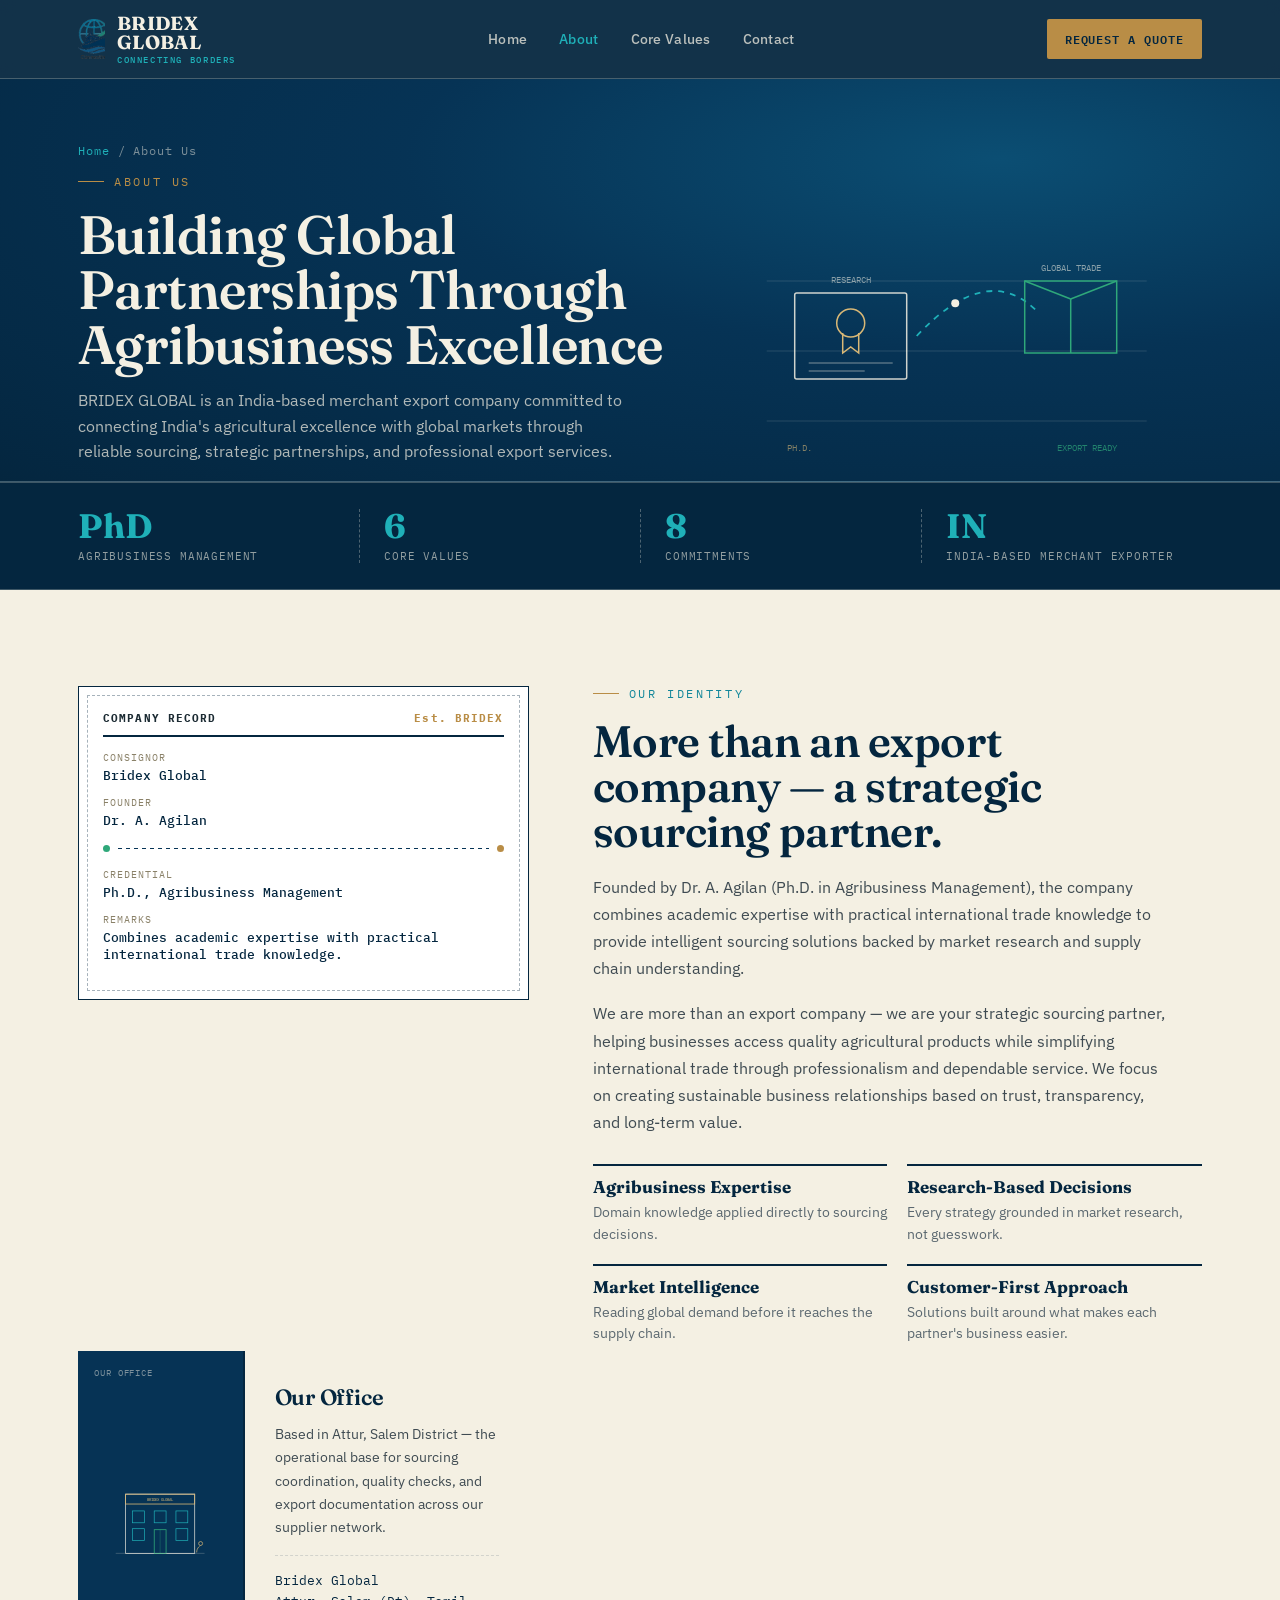
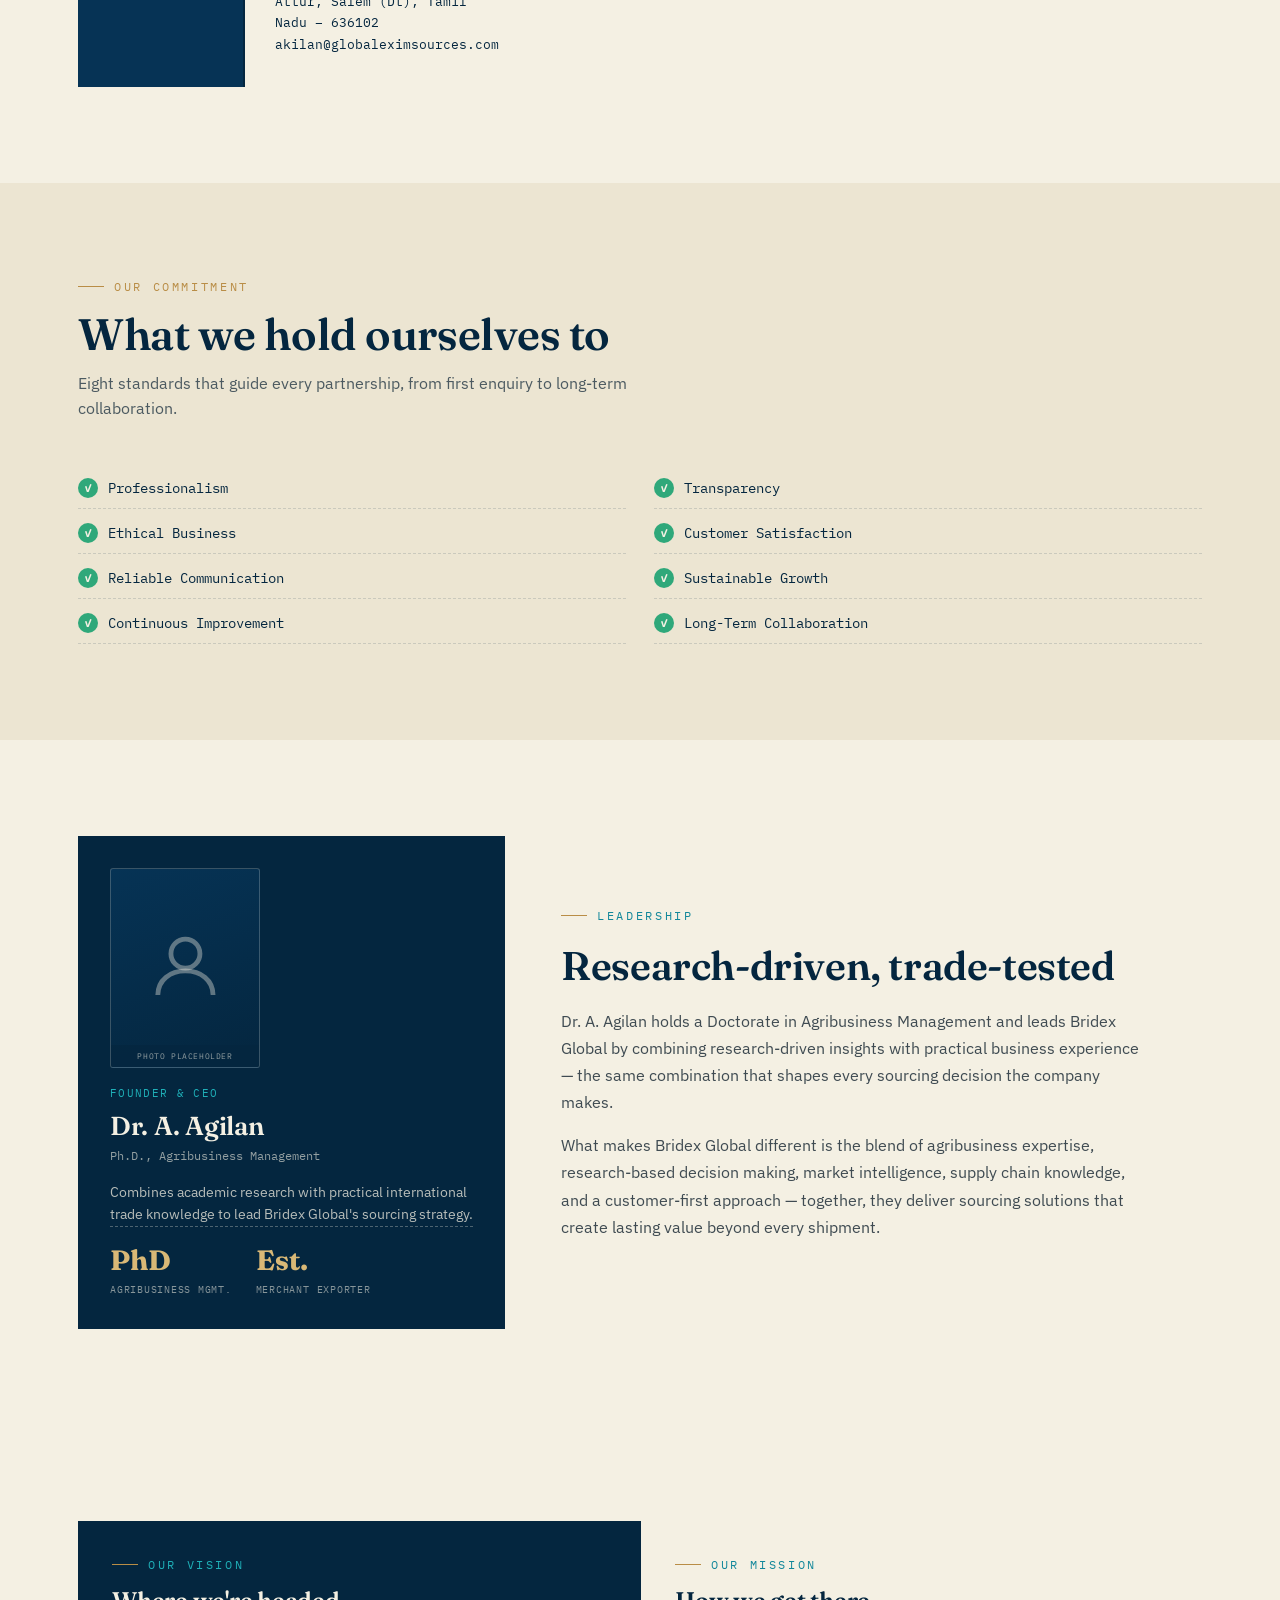
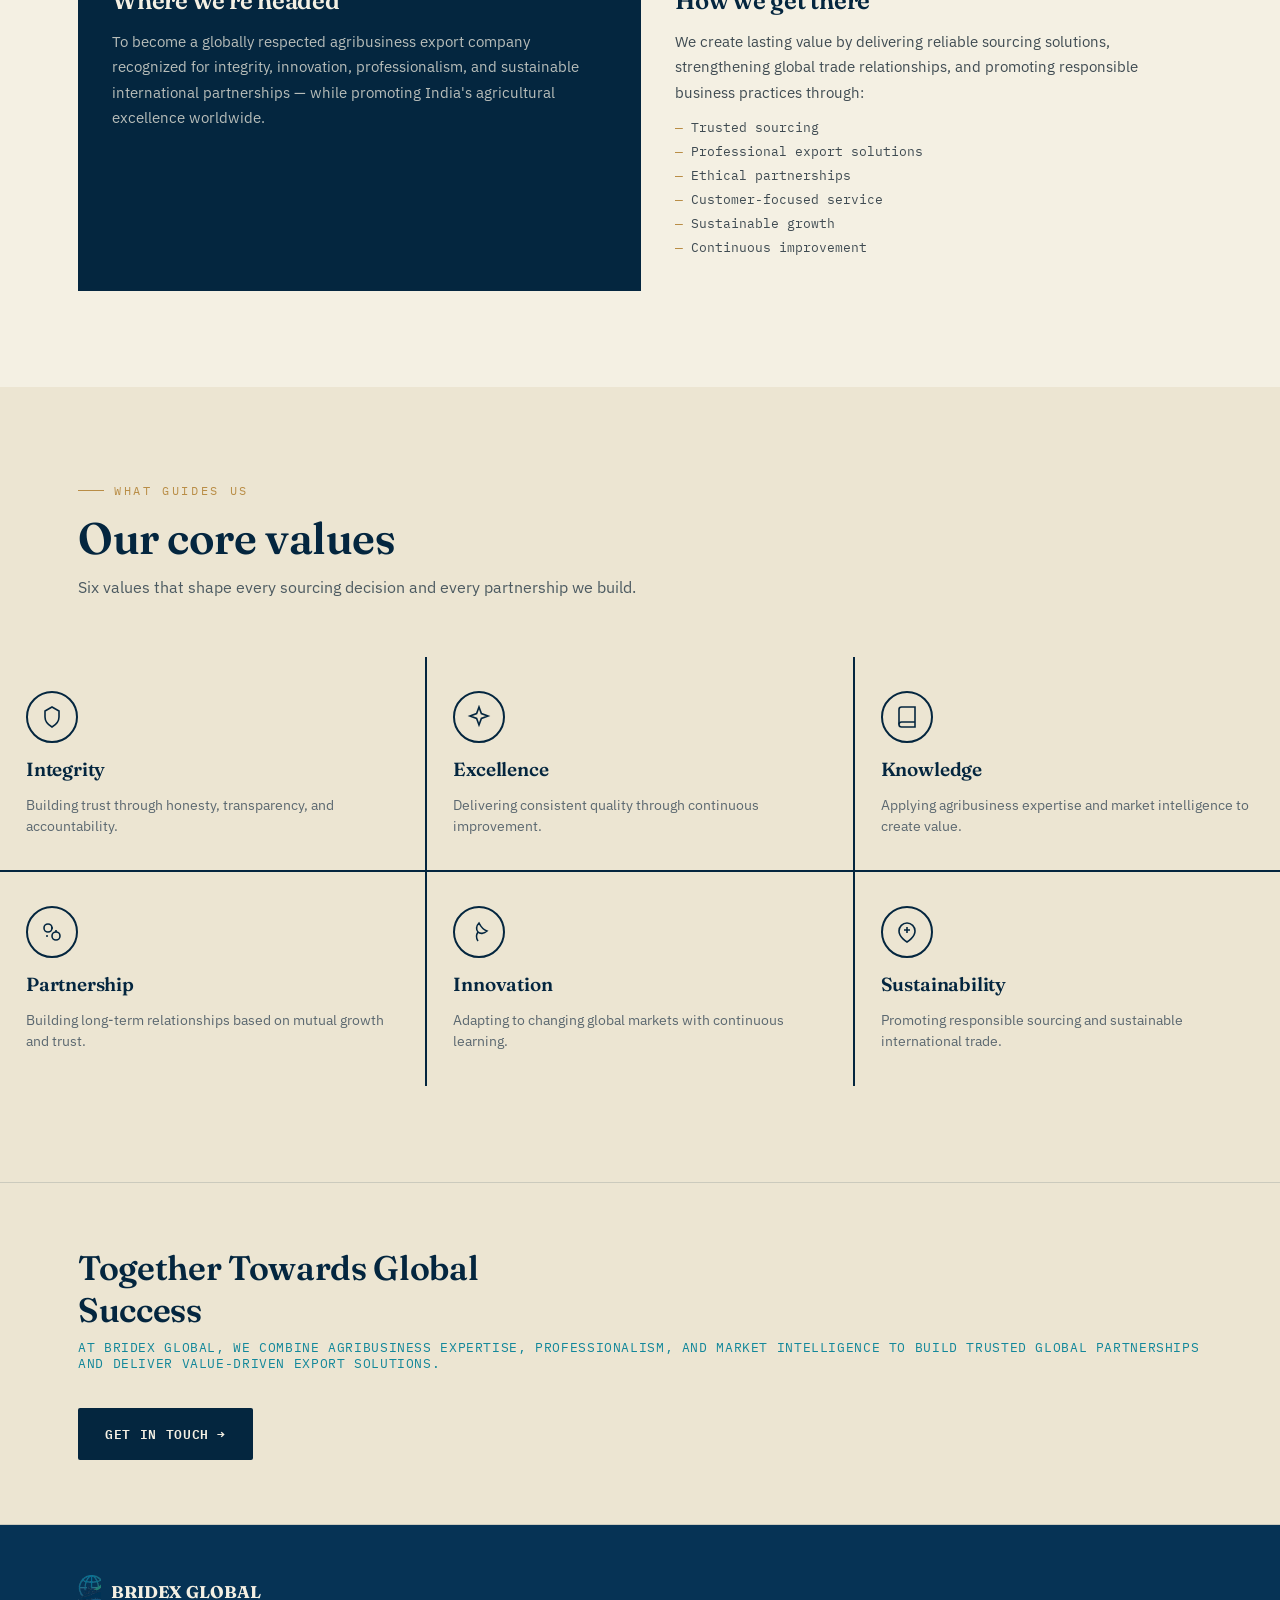
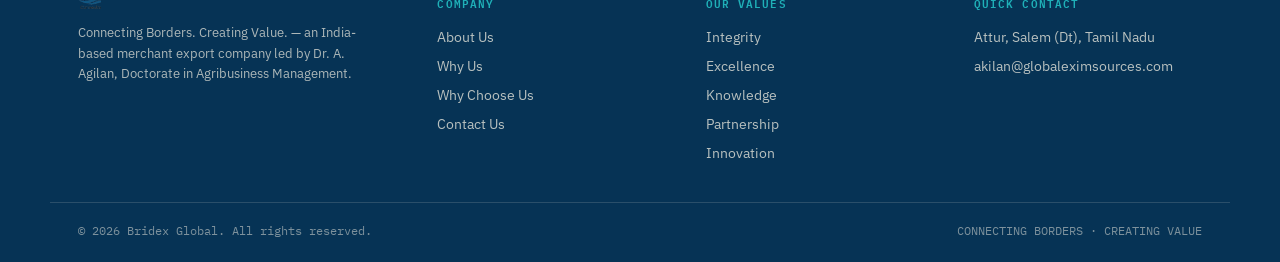
<file: about.html>
<!DOCTYPE html>
<html lang="en">
<head>
<meta charset="UTF-8">
<meta name="viewport" content="width=device-width, initial-scale=1.0">
<title>About Us — Bridex Global</title>
<meta name="description" content="Bridex Global is an India-based merchant export company committed to connecting India's agricultural excellence with global markets, founded by Dr. A. Agilan, Ph.D. in Agribusiness Management.">
<link rel="icon" type="image/svg+xml" href="favicon.svg">
<link rel="preconnect" href="https://fonts.googleapis.com">
<link rel="preconnect" href="https://fonts.gstatic.com" crossorigin>
<link href="https://fonts.googleapis.com/css2?family=Fraunces:opsz,wght@9..144,500;9..144,600;9..144,700;9..144,800&family=IBM+Plex+Mono:wght@400;500;600&family=IBM+Plex+Sans:wght@400;500;600;700&display=swap" rel="stylesheet">
<link rel="stylesheet" href="style.css">
</head>
<body>

<header>
  <div class="nav">
    <a href="index.html" class="brand">
      <img src="[data-uri]" alt="Bridex Global">
      <span class="word">BRIDEX<br>GLOBAL<span>Connecting Borders</span></span>
    </a>
    <nav class="links">
      <a href="index.html">Home</a>
      <a href="about.html" class="active">About</a>
      <a href="about.html#values">Core Values</a>
      <a href="index.html#contact">Contact</a>
    </nav>
    <a href="index.html#contact" class="nav-cta">Request a Quote</a>
    <button class="burger" aria-label="Open menu" onclick="document.querySelector('nav.links').classList.toggle('open')">
      <span></span><span></span><span></span>
    </button>
  </div>
</header>

<section class="page-header">
  <div class="wrap">
    <div>
      <div class="crumb reveal"><a href="index.html">Home</a> / About Us</div>
      <div class="eyebrow reveal">ABOUT US</div>
      <h1 class="reveal">Building Global Partnerships Through Agribusiness Excellence</h1>
      <p class="reveal">BRIDEX GLOBAL is an India-based merchant export company committed to connecting India's agricultural excellence with global markets through reliable sourcing, strategic partnerships, and professional export services.</p>
    </div>
    <div class="page-visual reveal" style="animation-delay:.1s">
      <svg viewBox="0 0 380 260" xmlns="http://www.w3.org/2000/svg" role="img" aria-label="Illustration of agribusiness research connecting to global trade">
        <g stroke="rgba(244,240,227,0.14)" stroke-width="1">
          <line x1="0" y1="60" x2="380" y2="60"/><line x1="0" y1="130" x2="380" y2="130"/><line x1="0" y1="200" x2="380" y2="200"/>
        </g>
        <!-- research / doctorate -->
        <g transform="translate(28,72)">
          <rect x="0" y="0" width="112" height="86" rx="2" fill="none" stroke="#f4f0e3" stroke-width="1.5" opacity="0.85"/>
          <circle cx="56" cy="30" r="14" fill="none" stroke="#d9b876" stroke-width="1.5"/>
          <path d="M48 40 L48 60 L56 54 L64 60 L64 40" fill="none" stroke="#d9b876" stroke-width="1.5"/>
          <line x1="14" y1="70" x2="98" y2="70" stroke="#f4f0e3" stroke-width="1" opacity="0.5"/>
          <line x1="14" y1="78" x2="70" y2="78" stroke="#f4f0e3" stroke-width="1" opacity="0.5"/>
          <text x="56" y="-10" text-anchor="middle" fill="rgba(244,240,227,0.55)" font-family="IBM Plex Mono" font-size="9">RESEARCH</text>
        </g>
        <!-- route -->
        <path class="route-arc" d="M 150 115 Q 220 40 270 90" fill="none" stroke="#1fb0b8" stroke-width="1.8"/>
        <circle r="4" fill="#f4f0e3">
          <animateMotion dur="5s" repeatCount="indefinite" path="M 150 115 Q 220 40 270 90"/>
        </circle>
        <!-- crate / trade desk -->
        <g transform="translate(258,60)">
          <rect x="0" y="0" width="92" height="72" fill="none" stroke="#2fa87a" stroke-width="1.5"/>
          <line x1="0" y1="0" x2="46" y2="18" stroke="#2fa87a" stroke-width="1.5"/>
          <line x1="92" y1="0" x2="46" y2="18" stroke="#2fa87a" stroke-width="1.5"/>
          <line x1="46" y1="18" x2="46" y2="72" stroke="#2fa87a" stroke-width="1.5"/>
          <text x="46" y="-10" text-anchor="middle" fill="rgba(244,240,227,0.55)" font-family="IBM Plex Mono" font-size="9">GLOBAL TRADE</text>
        </g>
        <text x="20" y="230" fill="rgba(217,184,118,0.6)" font-family="IBM Plex Mono" font-size="9">PH.D.</text>
        <text x="290" y="230" fill="rgba(47,168,122,0.7)" font-family="IBM Plex Mono" font-size="9">EXPORT READY</text>
      </svg>
    </div>
  </div>
</section>

<div class="strip">
  <div class="wrap">
    <div class="item"><div class="num">PhD</div><div class="label">Agribusiness Management</div></div>
    <div class="item"><div class="num">6</div><div class="label">Core Values</div></div>
    <div class="item"><div class="num">8</div><div class="label">Commitments</div></div>
    <div class="item"><div class="num">IN</div><div class="label">India-Based Merchant Exporter</div></div>
  </div>
</div>

<section class="about" id="identity">
  <div class="wrap">
    <div class="waybill reveal">
      <div class="wb-top"><b>COMPANY RECORD</b><b class="no">Est. BRIDEX</b></div>
      <div class="field"><label>Consignor</label><div class="val">Bridex Global</div></div>
      <div class="field"><label>Founder</label><div class="val">Dr. A. Agilan</div></div>
      <div class="route-line"><span class="dot"></span><span class="dash"></span><span class="dot" style="background:var(--brass)"></span></div>
      <div class="field"><label>Credential</label><div class="val">Ph.D., Agribusiness Management</div></div>
      <div class="field"><label>Remarks</label><div class="val">Combines academic expertise with practical international trade knowledge.</div></div>
    </div>

    <div class="about-copy reveal" style="animation-delay:.1s">
      <div class="eyebrow" style="color:var(--teal)">OUR IDENTITY</div>
      <h2>More than an export<br>company — a strategic<br>sourcing partner.</h2>
      <p>Founded by Dr. A. Agilan (Ph.D. in Agribusiness Management), the company combines academic expertise with practical international trade knowledge to provide intelligent sourcing solutions backed by market research and supply chain understanding.</p>
      <p>We are more than an export company — we are your strategic sourcing partner, helping businesses access quality agricultural products while simplifying international trade through professionalism and dependable service. We focus on creating sustainable business relationships based on trust, transparency, and long-term value.</p>
      <ul class="value-list">
        <li><b>Agribusiness Expertise</b><span>Domain knowledge applied directly to sourcing decisions.</span></li>
        <li><b>Research-Based Decisions</b><span>Every strategy grounded in market research, not guesswork.</span></li>
        <li><b>Market Intelligence</b><span>Reading global demand before it reaches the supply chain.</span></li>
        <li><b>Customer-First Approach</b><span>Solutions built around what makes each partner's business easier.</span></li>
      </ul>
    </div>
  </div>

  <div class="wrap">
    <div class="office-banner reveal" style="animation-delay:.1s">
      <div class="img-wrap">
        <span class="tag">Our Office</span>
        <svg viewBox="0 0 260 200" xmlns="http://www.w3.org/2000/svg" role="img" aria-label="Illustration of the Bridex Global office">
          <rect x="60" y="50" width="140" height="120" fill="none" stroke="#f4f0e3" stroke-width="1.6" opacity=".85"/>
          <rect x="60" y="50" width="140" height="20" fill="none" stroke="#d9b876" stroke-width="1.6"/>
          <text x="130" y="64" text-anchor="middle" fill="#d9b876" font-family="IBM Plex Mono" font-size="8">BRIDEX GLOBAL</text>
          <g stroke="#1fb0b8" stroke-width="1.4" fill="none">
            <rect x="74" y="84" width="24" height="24"/>
            <rect x="118" y="84" width="24" height="24"/>
            <rect x="162" y="84" width="24" height="24"/>
            <rect x="74" y="120" width="24" height="24"/>
            <rect x="162" y="120" width="24" height="24"/>
          </g>
          <rect x="118" y="122" width="24" height="48" fill="none" stroke="#2fa87a" stroke-width="1.6"/>
          <line x1="130" y1="122" x2="130" y2="170" stroke="#2fa87a" stroke-width="1" opacity=".6"/>
          <path d="M40 170 L220 170" stroke="rgba(244,240,227,0.3)" stroke-width="1.4"/>
          <path d="M204 168 c0-10 8-14 8-14" fill="none" stroke="#d9b876" stroke-width="1.4"/>
          <circle cx="212" cy="150" r="4" fill="none" stroke="#d9b876" stroke-width="1.4"/>
        </svg>
      </div>
      <div class="info">
        <h3>Our Office</h3>
        <p>Based in Attur, Salem District — the operational base for sourcing coordination, quality checks, and export documentation across our supplier network.</p>
        <div class="addr">Bridex Global<br>Attur, Salem (Dt), Tamil Nadu – 636102<br>akilan@globaleximsources.com</div>
      </div>
    </div>
  </div>
</section>

<section class="why">
  <div class="wrap" style="margin-bottom:0;">
    <div class="section-head reveal">
      <div class="eyebrow">OUR COMMITMENT</div>
      <h2>What we hold ourselves to</h2>
      <p>Eight standards that guide every partnership, from first enquiry to long-term collaboration.</p>
    </div>
    <ul class="commit-list reveal">
      <li>Professionalism</li>
      <li>Transparency</li>
      <li>Ethical Business</li>
      <li>Customer Satisfaction</li>
      <li>Reliable Communication</li>
      <li>Sustainable Growth</li>
      <li>Continuous Improvement</li>
      <li>Long-Term Collaboration</li>
    </ul>
  </div>
</section>

<section class="leader" id="leadership">
  <div class="wrap">
    <div class="leader-card reveal">
      <div class="ceo-photo">
        <svg viewBox="0 0 24 24" fill="none" stroke="currentColor" stroke-width="1.4"><circle cx="12" cy="8" r="4.2"/><path d="M4 20c0-4.4 3.6-7 8-7s8 2.6 8 7"/></svg>
        <span class="tag">Photo Placeholder</span>
      </div>
      <div class="role">Founder &amp; CEO</div>
      <h3>Dr. A. Agilan</h3>
      <div class="sub">Ph.D., Agribusiness Management</div>
      <p style="font-size:14px;line-height:1.6;color:rgba(244,240,227,0.75);margin-bottom:0;">Combines academic research with practical international trade knowledge to lead Bridex Global's sourcing strategy.</p>
      <div class="stat-row">
        <div><b>PhD</b><span>Agribusiness Mgmt.</span></div>
        <div><b>Est.</b><span>Merchant Exporter</span></div>
      </div>
    </div>
    <div class="leader-copy reveal" style="animation-delay:.1s">
      <div class="eyebrow" style="color:var(--teal)">LEADERSHIP</div>
      <h2 style="font-size:clamp(28px,3.4vw,40px);margin-bottom:18px;">Research-driven, trade-tested</h2>
      <p>Dr. A. Agilan holds a Doctorate in Agribusiness Management and leads Bridex Global by combining research-driven insights with practical business experience — the same combination that shapes every sourcing decision the company makes.</p>
      <p>What makes Bridex Global different is the blend of agribusiness expertise, research-based decision making, market intelligence, supply chain knowledge, and a customer-first approach — together, they deliver sourcing solutions that create lasting value beyond every shipment.</p>
    </div>
  </div>
</section>

<section class="about">
  <div class="wrap" style="grid-template-columns:1fr;">
    <div class="split-cards reveal">
      <div class="split-card dark">
        <div class="eyebrow" style="color:var(--teal-bright)">OUR VISION</div>
        <h3>Where we're headed</h3>
        <p>To become a globally respected agribusiness export company recognized for integrity, innovation, professionalism, and sustainable international partnerships — while promoting India's agricultural excellence worldwide.</p>
      </div>
      <div class="split-card">
        <div class="eyebrow" style="color:var(--teal)">OUR MISSION</div>
        <h3>How we get there</h3>
        <p>We create lasting value by delivering reliable sourcing solutions, strengthening global trade relationships, and promoting responsible business practices through:</p>
        <ul>
          <li>Trusted sourcing</li>
          <li>Professional export solutions</li>
          <li>Ethical partnerships</li>
          <li>Customer-focused service</li>
          <li>Sustainable growth</li>
          <li>Continuous improvement</li>
        </ul>
      </div>
    </div>
  </div>
</section>

<section class="why" id="values">
  <div class="wrap" style="margin-bottom:0;">
    <div class="section-head reveal">
      <div class="eyebrow">WHAT GUIDES US</div>
      <h2>Our core values</h2>
      <p>Six values that shape every sourcing decision and every partnership we build.</p>
    </div>
  </div>
  <div class="stamp-grid cols-3">
    <div class="stamp-card"><div class="stamp-ring"><svg viewBox="0 0 24 24" fill="none" stroke="currentColor" stroke-width="1.6"><path d="M12 2l7 4v6c0 5-3.5 8-7 10-3.5-2-7-5-7-10V6l7-4z"/></svg></div><h4>Integrity</h4><p>Building trust through honesty, transparency, and accountability.</p></div>
    <div class="stamp-card"><div class="stamp-ring"><svg viewBox="0 0 24 24" fill="none" stroke="currentColor" stroke-width="1.6"><path d="M12 2l2.4 6.6L21 11l-6.6 2.4L12 20l-2.4-6.6L3 11l6.6-2.4L12 2z"/></svg></div><h4>Excellence</h4><p>Delivering consistent quality through continuous improvement.</p></div>
    <div class="stamp-card"><div class="stamp-ring"><svg viewBox="0 0 24 24" fill="none" stroke="currentColor" stroke-width="1.6"><path d="M4 19.5A2.5 2.5 0 0 1 6.5 17H20"/><path d="M6.5 2H20v20H6.5A2.5 2.5 0 0 1 4 19.5v-15A2.5 2.5 0 0 1 6.5 2z"/></svg></div><h4>Knowledge</h4><p>Applying agribusiness expertise and market intelligence to create value.</p></div>
    <div class="stamp-card"><div class="stamp-ring"><svg viewBox="0 0 24 24" fill="none" stroke="currentColor" stroke-width="1.6"><circle cx="8" cy="8" r="4"/><circle cx="16" cy="16" r="4"/><path d="M11 8h2M16 12v-2M8 16H6"/></svg></div><h4>Partnership</h4><p>Building long-term relationships based on mutual growth and trust.</p></div>
    <div class="stamp-card"><div class="stamp-ring"><svg viewBox="0 0 24 24" fill="none" stroke="currentColor" stroke-width="1.6"><path d="M12 3c-3 3-3 7-1 9 2 2 6 2 9-1-3-1-6-4-8-8z"/><path d="M11 12c-2 3-2 6 0 9"/></svg></div><h4>Innovation</h4><p>Adapting to changing global markets with continuous learning.</p></div>
    <div class="stamp-card"><div class="stamp-ring"><svg viewBox="0 0 24 24" fill="none" stroke="currentColor" stroke-width="1.6"><path d="M12 22s-8-4.5-8-11a8 8 0 0 1 16 0c0 6.5-8 11-8 11z"/><path d="M12 7v6M9 10h6"/></svg></div><h4>Sustainability</h4><p>Promoting responsible sourcing and sustainable international trade.</p></div>
  </div>
</section>

<div class="cta-band">
  <div class="wrap">
    <div>
      <h2>Together Towards Global Success</h2>
      <p>AT BRIDEX GLOBAL, WE COMBINE AGRIBUSINESS EXPERTISE, PROFESSIONALISM, AND MARKET INTELLIGENCE TO BUILD TRUSTED GLOBAL PARTNERSHIPS AND DELIVER VALUE-DRIVEN EXPORT SOLUTIONS.</p>
    </div>
    <a href="index.html#contact" class="btn btn-primary" style="background:var(--navy-ink);color:var(--paper);">Get in Touch →</a>
  </div>
</div>

<footer>
  <div class="wrap">
    <div>
      <div class="foot-brand"><img src="[data-uri]" alt="Bridex Global"><span>BRIDEX GLOBAL</span></div>
      <p class="tag">Connecting Borders. Creating Value. — an India-based merchant export company led by Dr. A. Agilan, Doctorate in Agribusiness Management.</p>
    </div>
    <div>
      <h5>Company</h5>
      <ul><li><a href="about.html">About Us</a></li><li><a href="index.html#why">Why Us</a></li><li><a href="index.html#choose">Why Choose Us</a></li><li><a href="index.html#contact">Contact Us</a></li></ul>
    </div>
    <div>
      <h5>Our Values</h5>
      <ul><li><a href="about.html#values">Integrity</a></li><li><a href="about.html#values">Excellence</a></li><li><a href="about.html#values">Knowledge</a></li><li><a href="about.html#values">Partnership</a></li><li><a href="about.html#values">Innovation</a></li></ul>
    </div>
    <div>
      <h5>Quick Contact</h5>
      <ul><li><a href="index.html#contact">Attur, Salem (Dt), Tamil Nadu</a></li><li><a href="index.html#contact">akilan@globaleximsources.com</a></li></ul>
    </div>
  </div>
  <div class="foot-bottom">
    <span>© 2026 Bridex Global. All rights reserved.</span>
    <span>CONNECTING BORDERS · CREATING VALUE</span>
  </div>
</footer>

<script>
  const io = new IntersectionObserver((entries)=>{
    entries.forEach(e=>{
      if(e.isIntersecting){ e.target.style.animationPlayState='running'; io.unobserve(e.target); }
    });
  },{threshold:0.15});
  document.querySelectorAll('.section-head, .ledger-row, .stamp-card, .testi-card, .commit-list').forEach(el=>{
    el.classList.add('reveal');
    el.style.animationPlayState='paused';
    io.observe(el);
  });
</script>

</body>
</html>
</file>
<file: style.css>
:root{
  --navy-ink:#04263f;
  --navy:#063355;
  --navy-2:#0a4066;
  --teal:#12879a;
  --teal-bright:#1fb0b8;
  --sea-green:#2fa87a;
  --paper:#f4f0e3;
  --paper-2:#ece5d2;
  --brass:#b98d46;
  --brass-light:#d9b876;
  --ink:#1c2b33;
  --line:rgba(4,38,63,0.14);
  --line-light:rgba(244,240,227,0.24);
  --max:1180px;
  --radius:2px;
}
*{box-sizing:border-box;}
html{scroll-behavior:smooth;}
body{
  margin:0;
  background:var(--paper);
  color:var(--ink);
  font-family:'IBM Plex Sans', sans-serif;
  -webkit-font-smoothing:antialiased;
}
h1,h2,h3,h4{
  font-family:'Fraunces', serif;
  font-optical-sizing:auto;
  text-transform:none;
  letter-spacing:-0.01em;
  margin:0;
  font-weight:600;
  color:var(--navy-ink);
}
.mono{font-family:'IBM Plex Mono', monospace;}
a{color:inherit;text-decoration:none;}
img{max-width:100%;display:block;}
.wrap{max-width:var(--max);margin:0 auto;padding:0 28px;}
.eyebrow{
  font-family:'IBM Plex Mono', monospace;
  font-size:12px;
  letter-spacing:0.22em;
  text-transform:uppercase;
  color:var(--brass);
  display:flex;
  align-items:center;
  gap:10px;
  margin-bottom:18px;
}
.eyebrow::before{content:"";width:26px;height:1px;background:var(--brass);display:inline-block;}
:focus-visible{outline:2px solid var(--brass);outline-offset:3px;}

/* ================= NAV ================= */
header{
  position:sticky;top:0;z-index:100;
  background:rgba(4,38,63,0.94);
  backdrop-filter:blur(8px);
  border-bottom:1px solid var(--line-light);
}
.nav{
  max-width:var(--max);margin:0 auto;padding:14px 28px;
  display:flex;align-items:center;justify-content:space-between;
  gap:24px;
}
.brand{display:flex;align-items:center;gap:12px;color:var(--paper);}
.brand img{height:40px;width:auto;flex:none;display:block;}
.brand .mark{
  width:38px;height:38px;border-radius:50%;flex:none;
  background:conic-gradient(from 200deg, var(--teal-bright), var(--sea-green), var(--teal-bright));
  display:flex;align-items:center;justify-content:center;
  position:relative;
}
.brand .mark::after{
  content:"";position:absolute;inset:3px;border-radius:50%;background:var(--navy-ink);
}
.brand .mark span{position:relative;z-index:1;font-family:'IBM Plex Mono';font-weight:700;font-size:12px;color:var(--paper);}
.brand .word{font-family:'Fraunces';font-weight:700;font-size:19px;letter-spacing:0.02em;line-height:1;}
.brand .word span{display:block;font-family:'IBM Plex Mono';font-size:9px;letter-spacing:0.18em;color:var(--teal-bright);font-weight:500;margin-top:3px;text-transform:uppercase;}
nav.links{display:flex;gap:32px;}
nav.links a{
  color:var(--paper);opacity:0.75;font-size:14px;font-weight:500;
  letter-spacing:0.02em;
  transition:opacity .2s;
}
nav.links a:hover,nav.links a.active{opacity:1;}
nav.links a.active{color:var(--teal-bright);}
.nav-cta{
  background:var(--brass);color:var(--navy-ink);
  font-family:'IBM Plex Mono';font-size:12px;font-weight:600;
  letter-spacing:0.08em;text-transform:uppercase;
  padding:10px 18px;border-radius:var(--radius);
  white-space:nowrap;
  transition:background .2s;
}
.nav-cta:hover{background:var(--brass-light);}
.burger{display:none;flex-direction:column;gap:5px;background:none;border:none;cursor:pointer;padding:6px;}
.burger span{width:22px;height:2px;background:var(--paper);display:block;}

/* ================= HERO ================= */
.hero{
  background:radial-gradient(ellipse at 78% 20%, #0b4e73 0%, var(--navy) 42%, var(--navy-ink) 100%);
  color:var(--paper);
  padding:88px 0 0;
  position:relative;
  overflow:hidden;
}
.hero .wrap{
  display:grid;grid-template-columns:1.05fr 0.95fr;gap:40px;
  align-items:center;
  padding-bottom:70px;
}
.hero h1{
  color:var(--paper);
  font-size:clamp(36px,4.8vw,62px);
  line-height:1.0;
  margin-bottom:22px;
}
.hero h1 .accent{color:var(--teal-bright);}
.hero p.lead{
  font-size:17px;line-height:1.65;color:rgba(244,240,227,0.78);
  max-width:500px;margin-bottom:34px;
}
.btn-row{display:flex;gap:16px;flex-wrap:wrap;}
.btn{
  padding:14px 26px;border-radius:var(--radius);
  font-family:'IBM Plex Mono';font-size:13px;font-weight:600;
  letter-spacing:0.05em;text-transform:uppercase;
  display:inline-flex;align-items:center;gap:10px;
  transition:transform .2s, background .2s, border-color .2s;
  border:1px solid transparent;
}
.btn-primary{background:var(--brass);color:var(--navy-ink);}
.btn-primary:hover{background:var(--brass-light);transform:translateY(-2px);}
.btn-ghost{border-color:rgba(244,240,227,0.4);color:var(--paper);}
.btn-ghost:hover{border-color:var(--teal-bright);color:var(--teal-bright);transform:translateY(-2px);}

.hero-visual{position:relative;height:500px;}
.globe-svg{width:100%;height:100%;display:block;}
.manifest-card{
  position:absolute;left:6px;bottom:0;
  width:264px;background:var(--paper);color:var(--navy-ink);
  border:1px solid var(--navy-ink);
  padding:18px 20px 20px;
  box-shadow:10px 10px 0 rgba(0,0,0,0.18);
  transform:rotate(-2deg);
  z-index:2;
}
.manifest-card .mc-head{
  display:flex;justify-content:space-between;align-items:baseline;
  border-bottom:1px dashed var(--navy-ink);padding-bottom:8px;margin-bottom:10px;
}
.manifest-card .mc-head b{font-family:'IBM Plex Mono';font-size:10px;letter-spacing:0.1em;}
.manifest-card .mc-head span{font-family:'IBM Plex Mono';font-size:10px;color:var(--teal);}
.manifest-card .mc-row{
  display:flex;justify-content:space-between;align-items:baseline;gap:12px;
  font-family:'IBM Plex Mono';font-size:10.5px;padding:4px 0;color:#3a4a52;
}
.manifest-card .mc-row span{flex:0 0 auto;white-space:nowrap;}
.manifest-card .mc-row b{color:var(--navy-ink);text-align:right;white-space:nowrap;overflow:hidden;text-overflow:ellipsis;}
.manifest-card .stamp{
  position:absolute;top:-18px;right:-16px;
  width:50px;height:50px;border-radius:50%;
  background:var(--paper);
  border:2px solid var(--sea-green);color:var(--sea-green);
  display:flex;align-items:center;justify-content:center;
  font-family:'IBM Plex Mono';font-size:7.5px;font-weight:700;
  letter-spacing:0.04em;text-align:center;line-height:1.15;
  transform:rotate(12deg);
  box-shadow:0 3px 6px rgba(0,0,0,0.22);
  z-index:3;
}

/* ================= PAGE HEADER (sub-pages) ================= */
.page-header{
  background:radial-gradient(ellipse at 78% 20%, #0b4e73 0%, var(--navy) 42%, var(--navy-ink) 100%);
  color:var(--paper);
  padding:64px 0 0;
  border-bottom:1px solid var(--line-light);
  overflow:hidden;
}
.page-header .wrap{
  display:grid;grid-template-columns:1.1fr 0.9fr;gap:32px;
  align-items:center;padding-bottom:0;
}
.page-header h1{
  color:var(--paper);
  font-size:clamp(34px,4.4vw,54px);
  line-height:1.02;
  margin-bottom:14px;
}
.page-header p{
  font-size:16px;color:rgba(244,240,227,0.72);max-width:560px;line-height:1.6;
}
.crumb{
  font-family:'IBM Plex Mono';font-size:11.5px;letter-spacing:0.08em;
  color:rgba(244,240,227,0.5);margin-bottom:16px;
}
.crumb a{color:var(--teal-bright);}
.page-visual{width:100%;height:260px;align-self:end;}
.page-visual svg{width:100%;height:100%;}

/* ================= MANIFEST STRIP ================= */
.strip{
  background:var(--navy-ink);
  border-top:1px solid var(--line-light);
  border-bottom:1px solid var(--line-light);
}
.strip .wrap{
  display:grid;grid-template-columns:repeat(4,1fr);
  padding:26px 28px;
}
.strip .item{
  padding:0 24px;border-left:1px dashed rgba(244,240,227,0.3);
  color:var(--paper);
}
.strip .item:first-child{border-left:none;padding-left:0;}
.strip .num{
  font-family:'Fraunces';font-size:34px;font-weight:700;
  color:var(--teal-bright);line-height:1;
}
.strip .label{
  font-family:'IBM Plex Mono';font-size:10.5px;letter-spacing:0.08em;
  text-transform:uppercase;color:rgba(244,240,227,0.6);margin-top:6px;
}

/* ================= SECTION generic ================= */
section{padding:96px 0;}
.section-head{max-width:640px;margin-bottom:56px;}
.section-head h2{font-size:clamp(30px,3.6vw,44px);line-height:1.02;}
.section-head p{font-size:16px;color:#4c5a61;margin-top:14px;line-height:1.6;}

/* ================= ABOUT ================= */
.about{background:var(--paper);}
.about .wrap{display:grid;grid-template-columns:0.85fr 1.15fr;gap:64px;align-items:start;}
.waybill{
  background:#fff;border:1px solid var(--navy-ink);padding:24px;
  position:relative;
}
.waybill::before{
  content:"";position:absolute;inset:8px;border:1px dashed rgba(4,38,63,0.35);pointer-events:none;
}
.waybill .wb-top{
  display:flex;justify-content:space-between;border-bottom:2px solid var(--navy-ink);
  padding-bottom:10px;margin-bottom:14px;
}
.waybill .wb-top b{font-family:'IBM Plex Mono';font-size:11px;letter-spacing:0.1em;}
.waybill .wb-top .no{color:var(--brass);}
.waybill .field{margin-bottom:12px;}
.waybill .field label{
  display:block;font-family:'IBM Plex Mono';font-size:9.5px;letter-spacing:0.1em;
  text-transform:uppercase;color:#8a8168;margin-bottom:3px;
}
.waybill .field .val{font-family:'IBM Plex Mono';font-size:13px;color:var(--navy-ink);font-weight:500;}
.waybill .route-line{
  display:flex;align-items:center;gap:8px;margin:16px 0;
  font-family:'IBM Plex Mono';font-size:12px;color:var(--navy);
}
.waybill .route-line .dot{width:7px;height:7px;border-radius:50%;background:var(--sea-green);}
.waybill .route-line .dash{flex:1;height:1px;background:repeating-linear-gradient(90deg,var(--navy) 0 4px,transparent 4px 8px);}

.about-copy h2{font-size:clamp(30px,3.6vw,44px);margin-bottom:20px;line-height:1.02;}
.about-copy p{font-size:16px;line-height:1.7;color:#3f4b52;margin-bottom:18px;max-width:580px;}
.value-list{list-style:none;margin:28px 0 0;padding:0;display:grid;grid-template-columns:1fr 1fr;gap:20px;}
.value-list li{
  border-top:2px solid var(--navy-ink);padding-top:10px;
}
.value-list li b{display:block;font-family:'Fraunces';font-size:17px;color:var(--navy-ink);margin-bottom:4px;}
.value-list li span{font-size:13.5px;color:#5b6870;line-height:1.5;}

/* ================= SHOWCASE (export categories) ================= */
.showcase{background:var(--paper);}
.showcase-grid{display:grid;grid-template-columns:repeat(4,1fr);gap:2px;background:var(--navy-ink);margin-top:8px;}
.showcase-card{background:var(--paper);}
.showcase-card .img-wrap{
  width:100%;aspect-ratio:16/10;background:var(--navy);
  display:flex;align-items:center;justify-content:center;position:relative;overflow:hidden;
}
.showcase-card .img-wrap img{width:100%;height:100%;object-fit:cover;display:block;}
.showcase-card .img-wrap svg{width:62%;height:62%;}
.showcase-card .img-wrap .tag{
  position:absolute;top:12px;left:12px;font-family:'IBM Plex Mono';font-size:9px;
  letter-spacing:0.1em;text-transform:uppercase;color:var(--paper);
  background:rgba(4,38,63,0.65);padding:5px 10px;border-radius:2px;z-index:1;
}
.showcase-card .cap{padding:22px 24px;}
.showcase-card .cap h4{font-size:20px;margin-bottom:6px;color:var(--navy-ink);}
.showcase-card .cap p{font-size:13.5px;color:#5b6870;line-height:1.55;margin:0;}

/* ================= OFFICE BANNER ================= */
.office-banner{display:grid;grid-template-columns:1.15fr 0.85fr;gap:2px;background:var(--navy-ink);margin-top:8px;}
.office-banner .img-wrap{
  width:100%;min-height:280px;background:var(--navy);
  display:flex;align-items:center;justify-content:center;position:relative;
}
.office-banner .img-wrap svg{width:78%;height:78%;}
.office-banner .img-wrap .tag{
  position:absolute;top:16px;left:16px;font-family:'IBM Plex Mono';font-size:9px;
  letter-spacing:0.1em;text-transform:uppercase;color:rgba(244,240,227,0.5);
}
.office-banner .info{background:var(--paper);padding:32px 30px;display:flex;flex-direction:column;justify-content:center;}
.office-banner .info h3{font-size:22px;margin-bottom:12px;color:var(--navy-ink);}
.office-banner .info p{font-size:14px;line-height:1.65;color:#3f4b52;margin:0 0 16px;}
.office-banner .info .addr{
  font-family:'IBM Plex Mono';font-size:12.5px;color:var(--navy-ink);
  border-top:1px dashed var(--line);padding-top:14px;line-height:1.7;
}

/* ================= CEO PLACEHOLDER PHOTO ================= */
.ceo-photo{
  width:150px;aspect-ratio:3/4;border-radius:3px;
  background:linear-gradient(160deg, var(--navy) 0%, var(--navy-ink) 100%);
  border:1px solid rgba(244,240,227,0.22);
  display:flex;align-items:center;justify-content:center;
  position:relative;margin-bottom:18px;overflow:hidden;
}
.ceo-photo svg{width:56%;height:56%;color:rgba(244,240,227,0.38);}
.ceo-photo .tag{
  position:absolute;bottom:0;left:0;right:0;padding:6px 0;
  background:rgba(4,38,63,0.75);
  font-family:'IBM Plex Mono';font-size:7.5px;letter-spacing:0.08em;text-transform:uppercase;
  color:rgba(244,240,227,0.6);text-align:center;
}

/* ================= COMMITMENT CHECKLIST ================= */
.commit-list{
  list-style:none;margin:0;padding:0;
  display:grid;grid-template-columns:1fr 1fr;gap:14px 28px;
}
.commit-list li{
  display:flex;align-items:center;gap:10px;
  font-family:'IBM Plex Mono';font-size:13.5px;color:var(--navy-ink);
  padding-bottom:10px;border-bottom:1px dashed var(--line);
}
.commit-list li::before{
  content:"✓";flex:none;width:20px;height:20px;border-radius:50%;
  background:var(--sea-green);color:var(--paper);
  display:flex;align-items:center;justify-content:center;font-size:11px;font-weight:700;
}

/* ================= VISION / MISSION SPLIT ================= */
.split-cards{display:grid;grid-template-columns:1fr 1fr;gap:2px;background:var(--navy-ink);}
.split-card{background:var(--paper);padding:36px 34px;}
.split-card.dark{background:var(--navy-ink);color:var(--paper);}
.split-card .eyebrow{margin-bottom:14px;}
.split-card h3{font-size:24px;margin-bottom:14px;color:var(--navy-ink);}
.split-card.dark h3{color:var(--paper);}
.split-card p{font-size:15px;line-height:1.7;color:#3f4b52;margin:0 0 14px;}
.split-card.dark p{color:rgba(244,240,227,0.75);}
.split-card ul{list-style:none;margin:0;padding:0;display:flex;flex-direction:column;gap:8px;}
.split-card ul li{
  font-family:'IBM Plex Mono';font-size:12.5px;padding-left:16px;position:relative;color:#3f4b52;
}
.split-card.dark ul li{color:rgba(244,240,227,0.75);}
.split-card ul li::before{content:"—";position:absolute;left:0;color:var(--brass);}

/* ================= SOURCING TABLE ================= */
.lanes{background:var(--paper);}
.lanes .wrap{display:grid;grid-template-columns:1fr 1fr;gap:56px;align-items:center;}
.lane-map{background:var(--navy);border:1px solid var(--navy-ink);padding:20px;}
.schedule{border-collapse:collapse;width:100%;}
.schedule th{
  text-align:left;font-family:'IBM Plex Mono';font-size:10px;letter-spacing:0.1em;
  text-transform:uppercase;color:#8a8168;padding:0 0 10px;border-bottom:2px solid var(--navy-ink);
}
.schedule td{
  font-family:'IBM Plex Mono';font-size:12.5px;padding:12px 0;
  border-bottom:1px dashed var(--line);color:var(--navy-ink);
}
.schedule td.port{font-weight:600;}
.schedule td.status{color:var(--sea-green);}
.schedule td.status.import{color:var(--brass);}

/* ================= SERVICES (manifest ledger) ================= */
.services{background:var(--navy-ink);color:var(--paper);}
.services .section-head h2{color:var(--paper);}
.services .section-head p{color:rgba(244,240,227,0.65);}
.ledger{border-top:1px solid rgba(244,240,227,0.25);}
.ledger-row{
  display:grid;grid-template-columns:110px 1fr 1.3fr 90px;
  gap:20px;align-items:center;
  padding:26px 4px;
  border-bottom:1px solid rgba(244,240,227,0.16);
  transition:background .2s;
}
.ledger-row:hover{background:rgba(244,240,227,0.04);}
.ledger-row .lane{
  font-family:'IBM Plex Mono';font-size:12px;color:var(--teal-bright);letter-spacing:0.05em;
}
.ledger-row h3{font-size:23px;color:var(--paper);font-weight:600;letter-spacing:0.01em;}
.ledger-row p{font-size:14px;color:rgba(244,240,227,0.6);line-height:1.55;margin:0;}
.ledger-row .arrow{
  font-family:'IBM Plex Mono';font-size:12px;color:var(--brass-light);
  justify-self:end;display:flex;align-items:center;gap:6px;
}

/* ================= PROCESS / WHY (stamps) ================= */
.why{background:var(--paper-2);}
.stamp-grid{display:grid;grid-template-columns:repeat(4,1fr);gap:2px;background:var(--navy-ink);}
.stamp-grid.cols-3{grid-template-columns:repeat(3,1fr);}
.stamp-card{
  background:var(--paper-2);padding:34px 26px;min-height:180px;
  display:flex;flex-direction:column;gap:14px;
}
.stamp-ring{
  width:52px;height:52px;border-radius:50%;border:2px solid var(--navy-ink);
  display:flex;align-items:center;justify-content:center;
  position:relative;color:var(--navy-ink);
}
.stamp-ring svg{width:24px;height:24px;}
.stamp-ring .step-no{
  position:absolute;top:-8px;right:-8px;width:20px;height:20px;border-radius:50%;
  background:var(--brass);color:var(--navy-ink);
  font-family:'IBM Plex Mono';font-weight:700;font-size:10px;
  display:flex;align-items:center;justify-content:center;
}
.stamp-card h4{font-size:19px;font-weight:600;color:var(--navy-ink);}
.stamp-card p{font-size:13.5px;color:#5b6870;line-height:1.55;margin:0;}

/* ================= LEADERSHIP ================= */
.leader{background:var(--paper);}
.leader .wrap{display:grid;grid-template-columns:0.8fr 1.2fr;gap:56px;align-items:center;}
.leader-card{
  background:var(--navy-ink);color:var(--paper);padding:32px;position:relative;
}
.leader-avatar{
  width:84px;height:84px;border-radius:50%;
  background:conic-gradient(from 200deg, var(--teal-bright), var(--sea-green), var(--brass-light), var(--teal-bright));
  display:flex;align-items:center;justify-content:center;
  margin-bottom:18px;position:relative;
}
.leader-avatar::after{
  content:"";position:absolute;inset:4px;border-radius:50%;background:var(--navy-ink);
}
.leader-avatar span{
  position:relative;z-index:1;font-family:'Fraunces';font-size:26px;font-weight:600;color:var(--paper);
}
.leader-card .role{
  font-family:'IBM Plex Mono';font-size:11px;letter-spacing:0.12em;text-transform:uppercase;
  color:var(--teal-bright);margin-bottom:10px;
}
.leader-card h3{color:var(--paper);font-size:26px;margin-bottom:6px;}
.leader-card .sub{font-family:'IBM Plex Mono';font-size:12px;color:rgba(244,240,227,0.6);margin-bottom:18px;}
.leader-card .stat-row{display:flex;gap:24px;border-top:1px dashed rgba(244,240,227,0.3);padding-top:16px;}
.leader-card .stat-row div b{display:block;font-family:'Fraunces';font-size:28px;color:var(--brass-light);}
.leader-card .stat-row div span{font-family:'IBM Plex Mono';font-size:9.5px;letter-spacing:0.08em;text-transform:uppercase;color:rgba(244,240,227,0.55);}
.leader-copy p{font-size:16px;line-height:1.7;color:#3f4b52;margin-bottom:16px;max-width:580px;}

/* ================= TESTIMONIALS ================= */
.testimonials{background:var(--navy-ink);color:var(--paper);}
.testimonials .section-head h2{color:var(--paper);}
.testimonials .section-head p{color:rgba(244,240,227,0.65);}
.testi-grid{display:grid;grid-template-columns:repeat(2,1fr);gap:2px;background:rgba(244,240,227,0.16);}
.testi-card{background:var(--navy-ink);padding:30px 28px;}
.testi-card .quote-mark{font-family:'Fraunces';font-size:40px;color:var(--brass);line-height:1;margin-bottom:10px;}
.testi-card p{font-size:14.5px;line-height:1.65;color:rgba(244,240,227,0.82);margin-bottom:16px;}
.testi-card .who{font-family:'IBM Plex Mono';font-size:11.5px;letter-spacing:0.06em;color:var(--teal-bright);}

/* ================= CTA BAND ================= */
.cta-band{
  background:var(--paper-2);
  border-top:1px solid var(--line);border-bottom:1px solid var(--line);
  padding:64px 0;
}
.cta-band .wrap{
  display:flex;justify-content:space-between;align-items:center;gap:24px;flex-wrap:wrap;
}
.cta-band h2{font-size:clamp(24px,2.8vw,34px);max-width:520px;}
.cta-band p{font-family:'IBM Plex Mono';font-size:12.5px;color:var(--teal);letter-spacing:0.05em;margin-top:8px;}

/* ================= CONTACT ================= */
.contact{background:var(--navy-ink);color:var(--paper);}
.contact .section-head h2{color:var(--paper);}
.contact .section-head p{color:rgba(244,240,227,0.65);}
.contact .wrap{display:grid;grid-template-columns:0.85fr 1.15fr;gap:56px;}
.contact-info .ci-block{margin-bottom:28px;}
.contact-info .ci-block b{
  display:block;font-family:'IBM Plex Mono';font-size:10.5px;letter-spacing:0.1em;
  text-transform:uppercase;color:var(--teal-bright);margin-bottom:8px;
}
.contact-info .ci-block div{font-size:16px;color:var(--paper);line-height:1.6;}
.contact-info .socials{display:flex;gap:14px;margin-top:8px;}
.contact-info .socials a{
  width:38px;height:38px;border:1px solid rgba(244,240,227,0.35);border-radius:50%;
  display:flex;align-items:center;justify-content:center;font-size:14px;
  transition:border-color .2s, color .2s;color:var(--paper);
}
.contact-info .socials a:hover{border-color:var(--teal-bright);color:var(--teal-bright);}

form.form-manifest{
  background:var(--paper);color:var(--navy-ink);padding:32px;
  border:1px solid rgba(244,240,227,0.3);
}
form.form-manifest .form-head{
  display:flex;justify-content:space-between;border-bottom:2px solid var(--navy-ink);
  padding-bottom:12px;margin-bottom:20px;
}
form.form-manifest .form-head b{font-family:'IBM Plex Mono';font-size:11px;letter-spacing:0.1em;}
form.form-manifest .form-head span{font-family:'IBM Plex Mono';font-size:11px;color:var(--brass);}
.grid-2{display:grid;grid-template-columns:1fr 1fr;gap:16px;}
.field-group{margin-bottom:16px;}
.field-group label{
  display:block;font-family:'IBM Plex Mono';font-size:10px;letter-spacing:0.1em;
  text-transform:uppercase;color:#8a8168;margin-bottom:6px;
}
.field-group input,.field-group textarea{
  width:100%;border:none;border-bottom:1px solid rgba(4,38,63,0.35);
  background:transparent;font-family:'IBM Plex Sans';font-size:14.5px;
  padding:8px 2px;color:var(--navy-ink);
}
.field-group input:focus,.field-group textarea:focus{
  outline:none;border-bottom-color:var(--brass);
}
.field-group textarea{resize:vertical;min-height:80px;}
.submit-btn{
  margin-top:8px;background:var(--navy-ink);color:var(--paper);
  padding:14px 30px;border:none;font-family:'IBM Plex Mono';font-size:13px;
  font-weight:600;letter-spacing:0.08em;text-transform:uppercase;cursor:pointer;
  transition:background .2s;
}
.submit-btn:hover{background:var(--navy-2);}

/* ================= FOOTER ================= */
footer{background:var(--navy);color:rgba(244,240,227,0.7);padding:50px 0 24px;}
footer .wrap{display:grid;grid-template-columns:1.4fr 1fr 1fr 1fr;gap:40px;}
.foot-brand{display:flex;align-items:center;gap:10px;margin-bottom:14px;}
.foot-brand img{height:34px;width:auto;flex:none;display:block;}
.foot-brand .mark{
  width:32px;height:32px;border-radius:50%;flex:none;
  background:conic-gradient(from 200deg, var(--teal-bright), var(--sea-green), var(--teal-bright));
  position:relative;
}
.foot-brand .mark::after{content:"";position:absolute;inset:3px;border-radius:50%;background:var(--navy);}
.foot-brand span{font-family:'Fraunces';font-weight:700;font-size:17px;color:var(--paper);}
footer p.tag{font-size:13px;max-width:280px;line-height:1.6;}
footer h5{
  font-family:'IBM Plex Mono';font-size:11px;letter-spacing:0.1em;text-transform:uppercase;
  color:var(--teal-bright);margin-bottom:14px;font-weight:600;
}
footer ul{list-style:none;margin:0;padding:0;display:flex;flex-direction:column;gap:9px;}
footer ul a{font-size:14px;color:rgba(244,240,227,0.75);transition:color .2s;}
footer ul a:hover{color:var(--paper);}
.foot-bottom{
  max-width:var(--max);margin:40px auto 0;padding:20px 28px 0;
  border-top:1px solid rgba(244,240,227,0.15);
  display:flex;justify-content:space-between;font-family:'IBM Plex Mono';font-size:11.5px;
  color:rgba(244,240,227,0.5);flex-wrap:wrap;gap:10px;
}

/* ================= MOTION ================= */
@keyframes dash{to{stroke-dashoffset:-200;}}
.route-arc{stroke-dasharray:6 6;animation:dash 8s linear infinite;}
@keyframes spin-slow{to{transform:rotate(360deg);}}
.globe-ring{transform-origin:center;animation:spin-slow 60s linear infinite;}
@keyframes fadeUp{from{opacity:0;transform:translateY(16px);}to{opacity:1;transform:translateY(0);}}
.reveal{animation:fadeUp .7s ease both;}

@media (prefers-reduced-motion: reduce){
  .route-arc,.globe-ring{animation:none;}
  html{scroll-behavior:auto;}
}

/* ================= RESPONSIVE ================= */
@media (max-width:980px){
  nav.links{
    display:flex;flex-direction:column;
    position:absolute;top:100%;left:0;right:0;
    background:var(--navy-ink);
    padding:0 28px;gap:18px;
    border-top:1px solid transparent;
    max-height:0;opacity:0;overflow:hidden;
    transform:translateY(-8px);
    visibility:hidden;
    transition:max-height .32s ease, opacity .22s ease, transform .28s ease, padding .32s ease, border-color .32s ease, visibility 0s linear .32s;
  }
  nav.links.open{
    max-height:340px;opacity:1;
    padding:20px 28px;
    border-top-color:rgba(244,240,227,0.15);
    transform:translateY(0);
    visibility:visible;
    transition:max-height .32s ease, opacity .28s ease .04s, transform .32s ease, padding .32s ease, border-color 0s, visibility 0s;
  }
  .burger{display:flex;}
  .page-header .wrap{grid-template-columns:1fr;padding-bottom:24px;}
  .page-visual{height:180px;order:-1;}
  .hero .wrap{grid-template-columns:1fr;padding-bottom:50px;}
  .hero-visual{height:420px;order:-1;margin-bottom:20px;}
  .manifest-card{left:0;width:240px;}
  .strip .wrap{grid-template-columns:1fr 1fr;row-gap:22px;}
  .strip .item:nth-child(3){border-left:none;padding-left:0;}
  .about .wrap{grid-template-columns:1fr;gap:40px;}
  .value-list{grid-template-columns:1fr;}
  .ledger-row{grid-template-columns:70px 1fr;grid-template-areas:"lane lane" "title title" "desc desc" "arrow arrow";row-gap:8px;}
  .ledger-row .lane{grid-area:lane;}
  .ledger-row h3{grid-area:title;}
  .ledger-row p{grid-area:desc;}
  .ledger-row .arrow{grid-area:arrow;justify-self:start;}
  .lanes .wrap{grid-template-columns:1fr;}
  .stamp-grid{grid-template-columns:1fr 1fr;}
  .stamp-grid.cols-3{grid-template-columns:1fr 1fr;}
  .leader .wrap{grid-template-columns:1fr;}
  .testi-grid{grid-template-columns:1fr;}
  .contact .wrap{grid-template-columns:1fr;}
  .grid-2{grid-template-columns:1fr;}
  .commit-list{grid-template-columns:1fr;}
  .split-cards{grid-template-columns:1fr;}
  .showcase-grid{grid-template-columns:1fr 1fr;}
  .office-banner{grid-template-columns:1fr;}
  .office-banner .img-wrap{min-height:200px;}
  footer .wrap{grid-template-columns:1fr 1fr;}
  .cta-band .wrap{flex-direction:column;align-items:flex-start;}
}
@media (max-width:560px){
  .strip .wrap{grid-template-columns:1fr;}
  .strip .item{border-left:none;padding-left:0;border-top:1px dashed rgba(244,240,227,0.3);padding-top:16px;}
  .strip .item:first-child{border-top:none;padding-top:0;}
  .stamp-grid{grid-template-columns:1fr;}
  .stamp-grid.cols-3{grid-template-columns:1fr;}
  .showcase-grid{grid-template-columns:1fr;}
  footer .wrap{grid-template-columns:1fr;}
}
</file>
